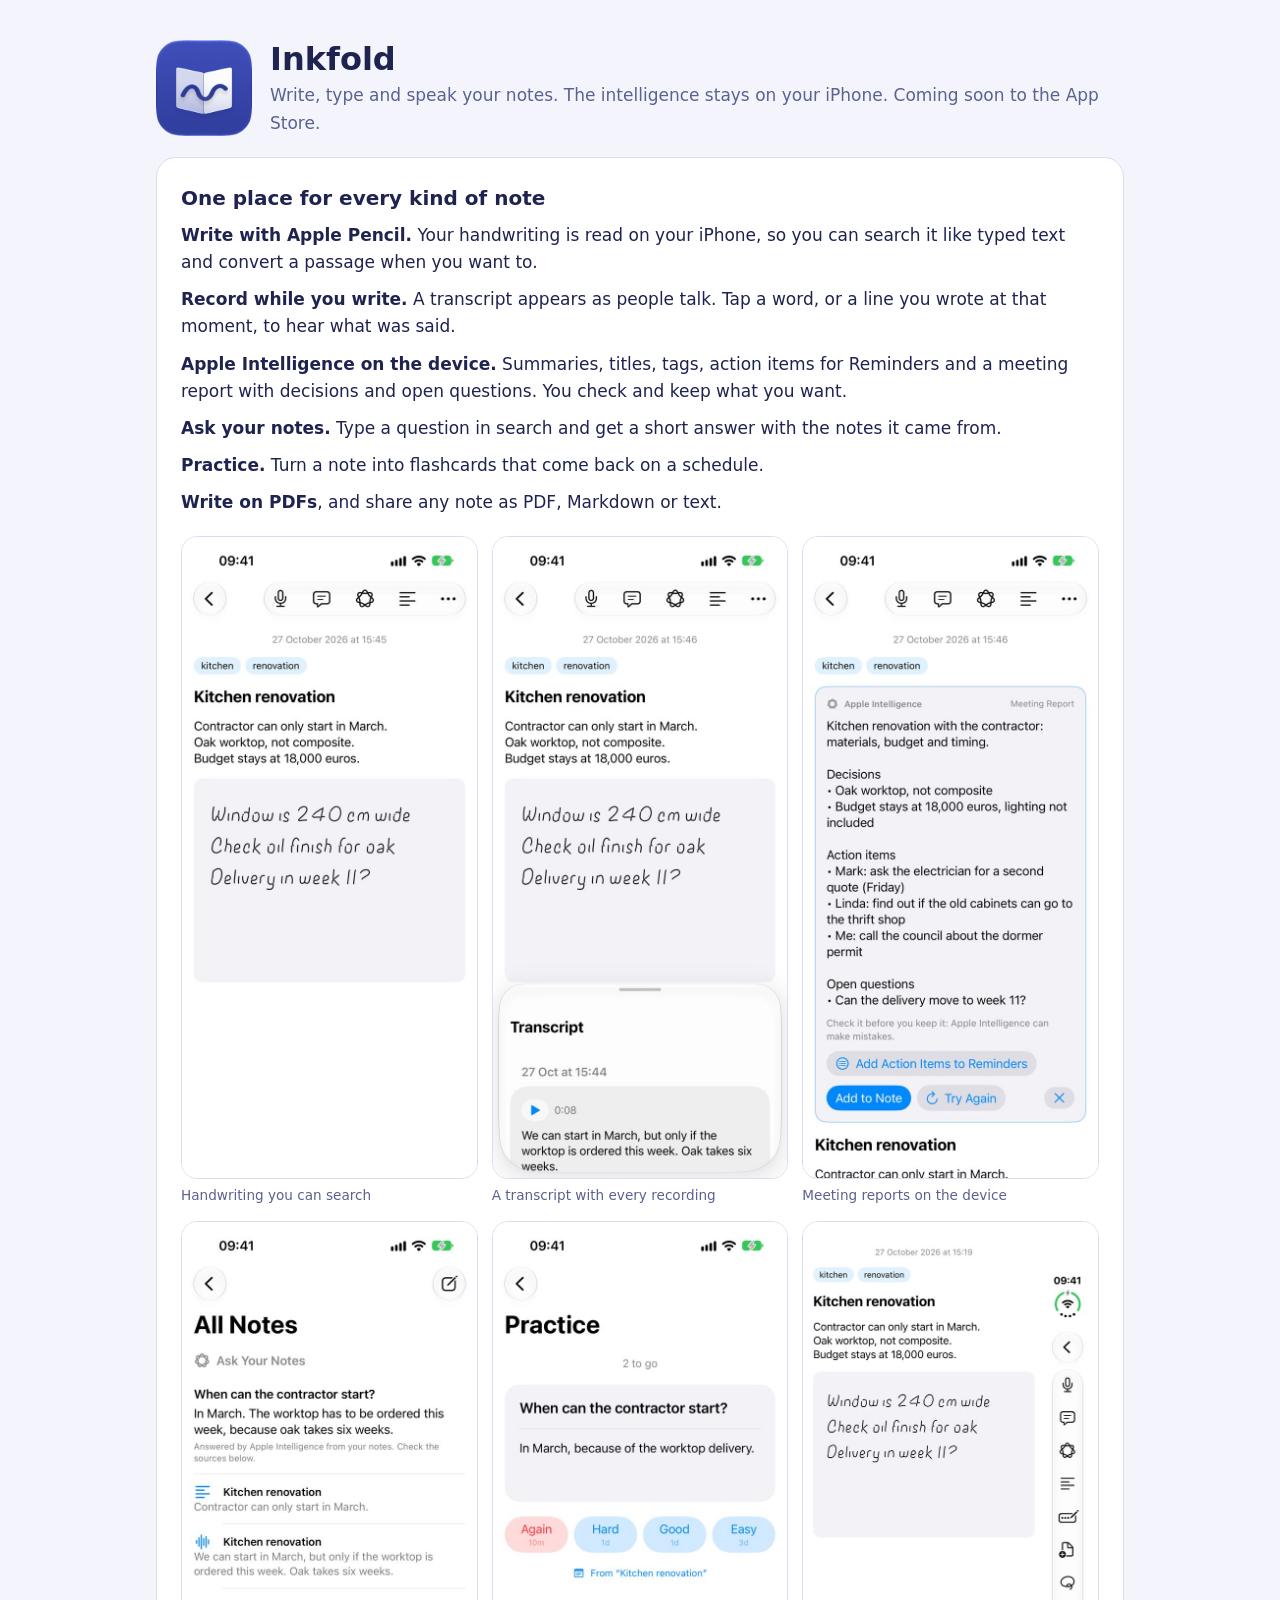
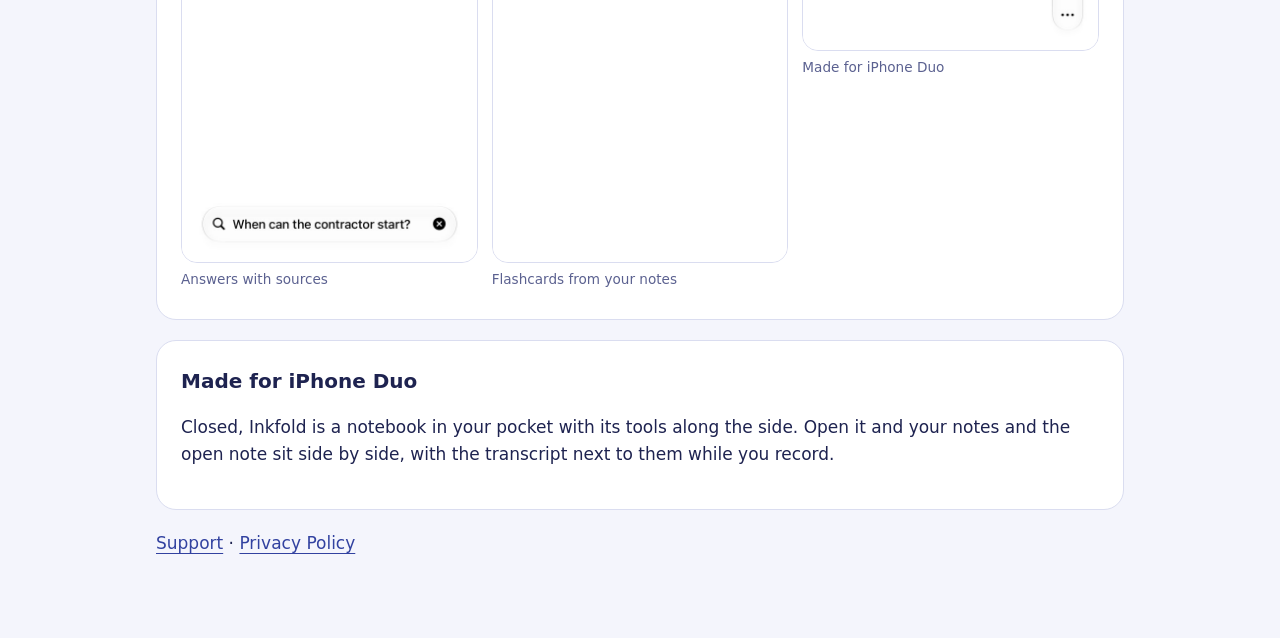
<file: index.html>
<!doctype html>
<html lang="en">
<head>
<meta charset="utf-8">
<meta name="viewport" content="width=device-width, initial-scale=1">
<title>Inkfold</title>
<meta name="description" content="Handwritten, typed and spoken notes with Apple Intelligence that stays on your iPhone.">
<link rel="stylesheet" href="style.css">
</head>
<body>
<main class="wide stack">
<div class="hero">
  <img src="img/icon.png" alt="">
  <div>
    <h1>Inkfold</h1>
    <p>Write, type and speak your notes. The intelligence stays on your iPhone. Coming soon to the App Store.</p>
  </div>
</div>

<div class="card">
  <h2 style="margin-top:0">One place for every kind of note</h2>
  <ul class="features">
    <li><b>Write with Apple Pencil.</b> Your handwriting is read on your iPhone, so you can search it like typed text and convert a passage when you want to.</li>
    <li><b>Record while you write.</b> A transcript appears as people talk. Tap a word, or a line you wrote at that moment, to hear what was said.</li>
    <li><b>Apple Intelligence on the device.</b> Summaries, titles, tags, action items for Reminders and a meeting report with decisions and open questions. You check and keep what you want.</li>
    <li><b>Ask your notes.</b> Type a question in search and get a short answer with the notes it came from.</li>
    <li><b>Practice.</b> Turn a note into flashcards that come back on a schedule.</li>
    <li><b>Write on PDFs</b>, and share any note as PDF, Markdown or text.</li>
  </ul>
  <div class="gallery">
    <figure><img src="img/write.jpg" alt="A note with typed text and handwriting"><figcaption>Handwriting you can search</figcaption></figure>
    <figure><img src="img/record.jpg" alt="A note with its recording's transcript"><figcaption>A transcript with every recording</figcaption></figure>
    <figure><img src="img/meeting.jpg" alt="A meeting report written by Apple Intelligence"><figcaption>Meeting reports on the device</figcaption></figure>
    <figure><img src="img/ask.jpg" alt="A question answered from the notes, with sources"><figcaption>Answers with sources</figcaption></figure>
    <figure><img src="img/practice.jpg" alt="A flashcard with its answer"><figcaption>Flashcards from your notes</figcaption></figure>
    <figure><img src="img/duo.jpg" alt="Inkfold on the outer display of iPhone Duo"><figcaption>Made for iPhone Duo</figcaption></figure>
  </div>
</div>

<div class="card">
  <h2 style="margin-top:0">Made for iPhone Duo</h2>
  <p>Closed, Inkfold is a notebook in your pocket with its tools along the side. Open it and your notes and the open note sit side by side, with the transcript next to them while you record.</p>
</div>

<p><a href="support/">Support</a> · <a href="privacy/">Privacy Policy</a></p>
</main>
</body>
</html>
</file>
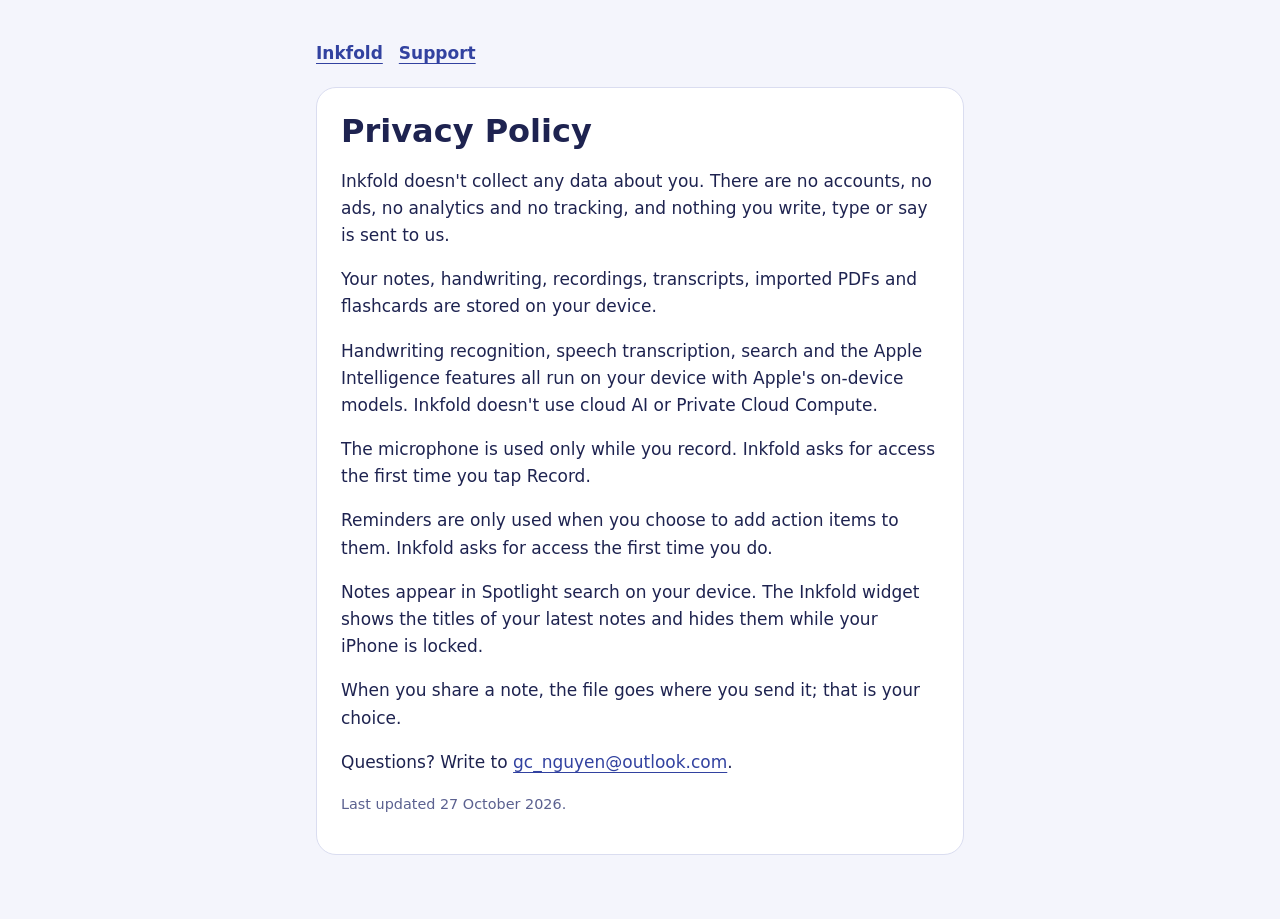
<file: privacy/index.html>
<!doctype html>
<html lang="en">
<head>
<meta charset="utf-8">
<meta name="viewport" content="width=device-width, initial-scale=1">
<title>Privacy Policy · Inkfold</title>
<meta name="description" content="Inkfold doesn't collect any data about you.">
<link rel="stylesheet" href="../style.css">
</head>
<body>
<main>
<nav><a href="../">Inkfold</a><a href="../support/">Support</a></nav>
<div class="card">
<h1>Privacy Policy</h1>
<p>Inkfold doesn't collect any data about you. There are no accounts, no ads, no analytics and no tracking, and nothing you write, type or say is sent to us.</p>
<p>Your notes, handwriting, recordings, transcripts, imported PDFs and flashcards are stored on your device.</p>
<p>Handwriting recognition, speech transcription, search and the Apple Intelligence features all run on your device with Apple's on-device models. Inkfold doesn't use cloud AI or Private Cloud Compute.</p>
<p>The microphone is used only while you record. Inkfold asks for access the first time you tap Record.</p>
<p>Reminders are only used when you choose to add action items to them. Inkfold asks for access the first time you do.</p>
<p>Notes appear in Spotlight search on your device. The Inkfold widget shows the titles of your latest notes and hides them while your iPhone is locked.</p>
<p>When you share a note, the file goes where you send it; that is your choice.</p>
<p>Questions? Write to <a href="mailto:gc_nguyen@outlook.com">gc_nguyen@outlook.com</a>.</p>
<p class="small">Last updated 27 October 2026.</p>
</div>
</main>
</body>
</html>
</file>
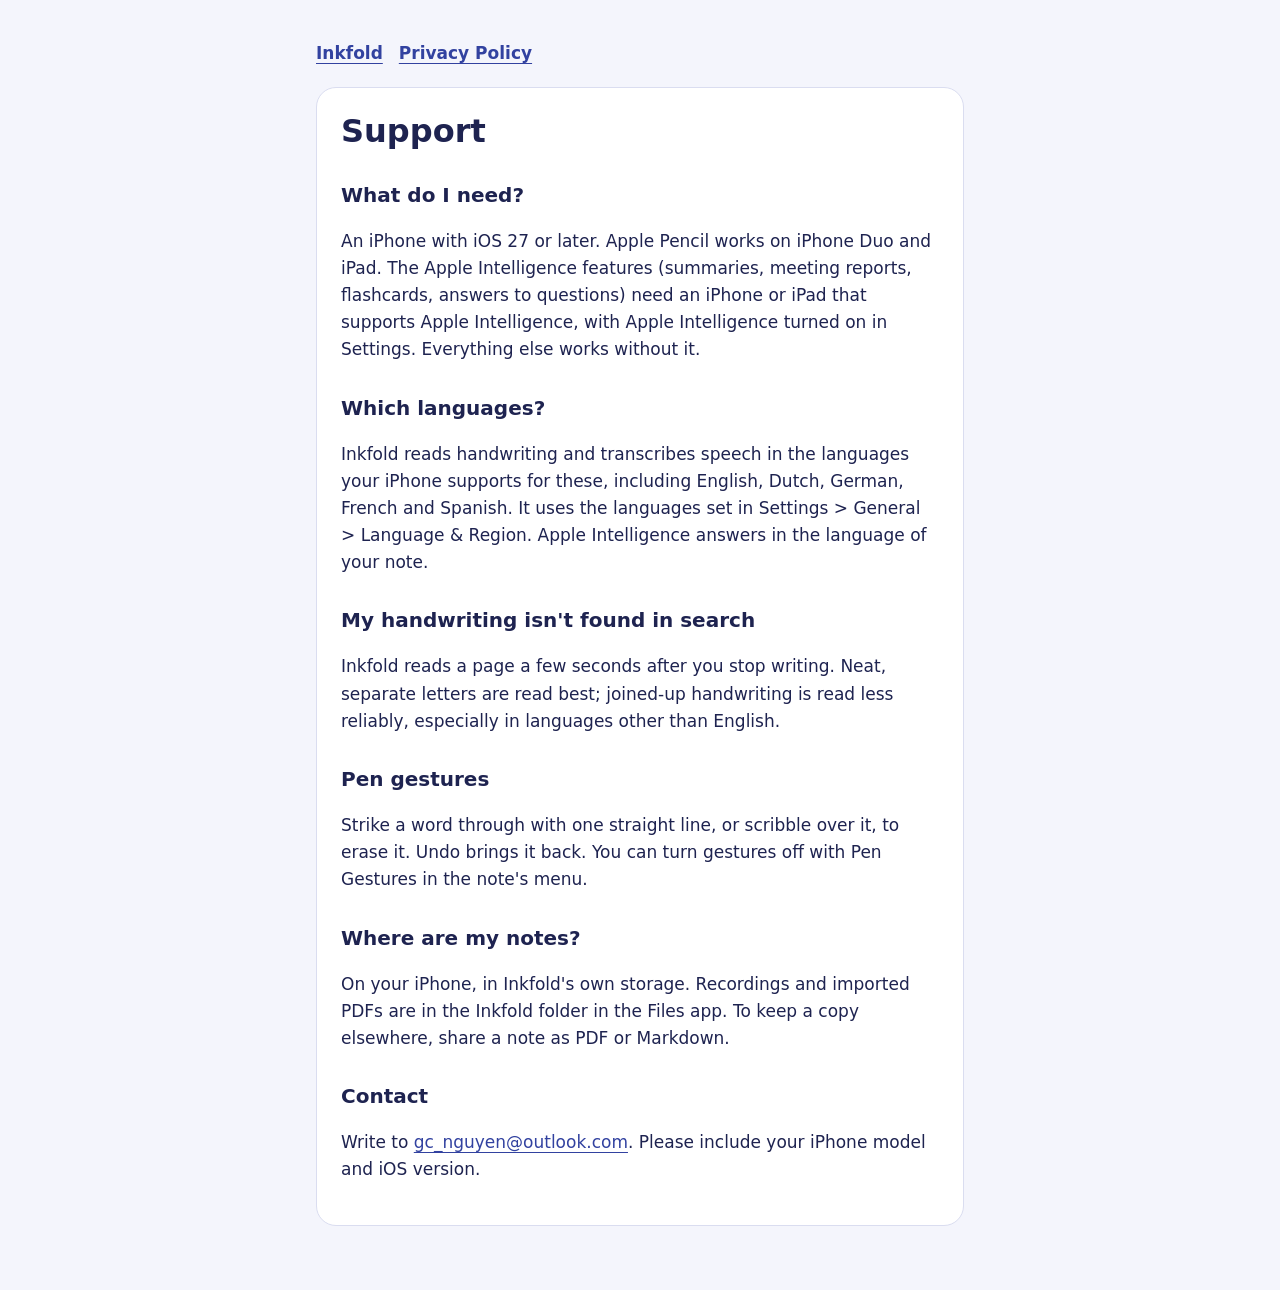
<file: support/index.html>
<!doctype html>
<html lang="en">
<head>
<meta charset="utf-8">
<meta name="viewport" content="width=device-width, initial-scale=1">
<title>Support · Inkfold</title>
<meta name="description" content="Help with Inkfold.">
<link rel="stylesheet" href="../style.css">
</head>
<body>
<main>
<nav><a href="../">Inkfold</a><a href="../privacy/">Privacy Policy</a></nav>
<div class="card">
<h1>Support</h1>
<h2>What do I need?</h2>
<p>An iPhone with iOS 27 or later. Apple Pencil works on iPhone Duo and iPad. The Apple Intelligence features (summaries, meeting reports, flashcards, answers to questions) need an iPhone or iPad that supports Apple Intelligence, with Apple Intelligence turned on in Settings. Everything else works without it.</p>
<h2>Which languages?</h2>
<p>Inkfold reads handwriting and transcribes speech in the languages your iPhone supports for these, including English, Dutch, German, French and Spanish. It uses the languages set in Settings &gt; General &gt; Language &amp; Region. Apple Intelligence answers in the language of your note.</p>
<h2>My handwriting isn't found in search</h2>
<p>Inkfold reads a page a few seconds after you stop writing. Neat, separate letters are read best; joined-up handwriting is read less reliably, especially in languages other than English.</p>
<h2>Pen gestures</h2>
<p>Strike a word through with one straight line, or scribble over it, to erase it. Undo brings it back. You can turn gestures off with Pen Gestures in the note's menu.</p>
<h2>Where are my notes?</h2>
<p>On your iPhone, in Inkfold's own storage. Recordings and imported PDFs are in the Inkfold folder in the Files app. To keep a copy elsewhere, share a note as PDF or Markdown.</p>
<h2>Contact</h2>
<p>Write to <a href="mailto:gc_nguyen@outlook.com">gc_nguyen@outlook.com</a>. Please include your iPhone model and iOS version.</p>
</div>
</main>
</body>
</html>
</file>
<file: style.css>
:root { --bg: #F4F5FC; --card: #FFFFFF; --text: #1E2350; --soft: #5B6190; --accent: #3242A0; --line: #DADDF0; }
@media (prefers-color-scheme: dark) {
  :root { --bg: #12142B; --card: #1D2142; --text: #EEF0FF; --soft: #AEB3DA; --accent: #9DA8FF; --line: #2E3460; }
}
* { box-sizing: border-box; }
body { margin: 0; background: var(--bg); color: var(--text);
  font: 17px/1.6 -apple-system, system-ui, "Helvetica Neue", sans-serif; }
main { max-width: 680px; margin: 0 auto; padding: 40px 16px 64px; }
.wide { max-width: 1000px; }
.card { background: var(--card); border: 1px solid var(--line); border-radius: 20px; padding: 24px; }
h1 { font-size: 2rem; margin: 0 0 16px; line-height: 1.2; }
h2 { font-size: 1.25rem; margin: 28px 0 8px; }
a { color: var(--accent); text-underline-offset: 4px; }
nav { margin-bottom: 20px; font-weight: 600; }
nav a { margin-right: 16px; }
.small { color: var(--soft); font-size: 0.9rem; }
.hero { display: flex; gap: 18px; align-items: center; margin-bottom: 20px; }
.hero img { width: 96px; height: 96px; border-radius: 22px; }
.hero h1 { margin: 0; }
.hero p { margin: 4px 0 0; color: var(--soft); font-weight: 500; }
.features { list-style: none; padding: 0; margin: 0; display: grid; gap: 10px; }
.gallery { display: grid; grid-template-columns: repeat(3, 1fr); gap: 14px; margin: 20px 0 4px; }
.gallery figure { margin: 0; }
.gallery img { width: 100%; height: auto; border-radius: 16px; border: 1px solid var(--line); display: block; }
.gallery figcaption { font-size: 0.85rem; color: var(--soft); margin-top: 6px; }
.stack > * + * { margin-top: 20px; }
@media (max-width: 520px) { .gallery { grid-template-columns: repeat(2, 1fr); } .hero img { width: 72px; height: 72px; } }
</file>
